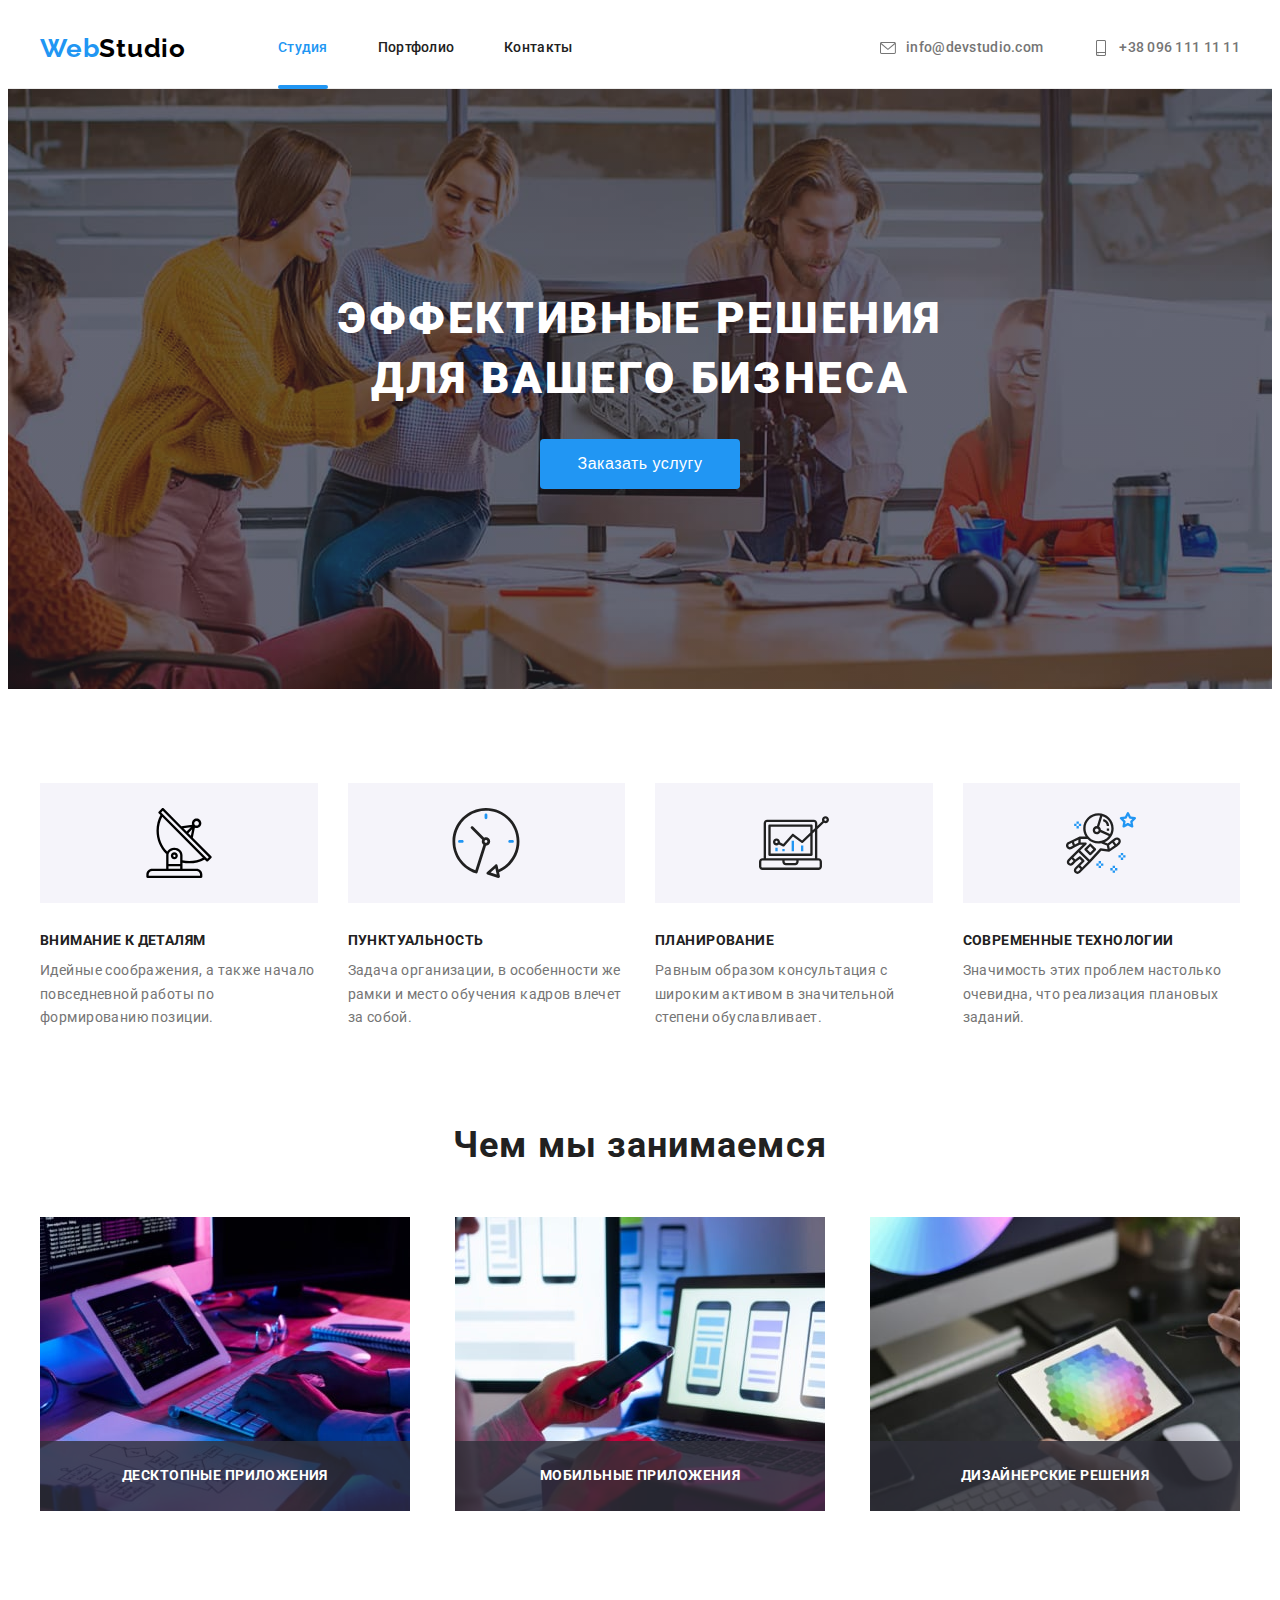
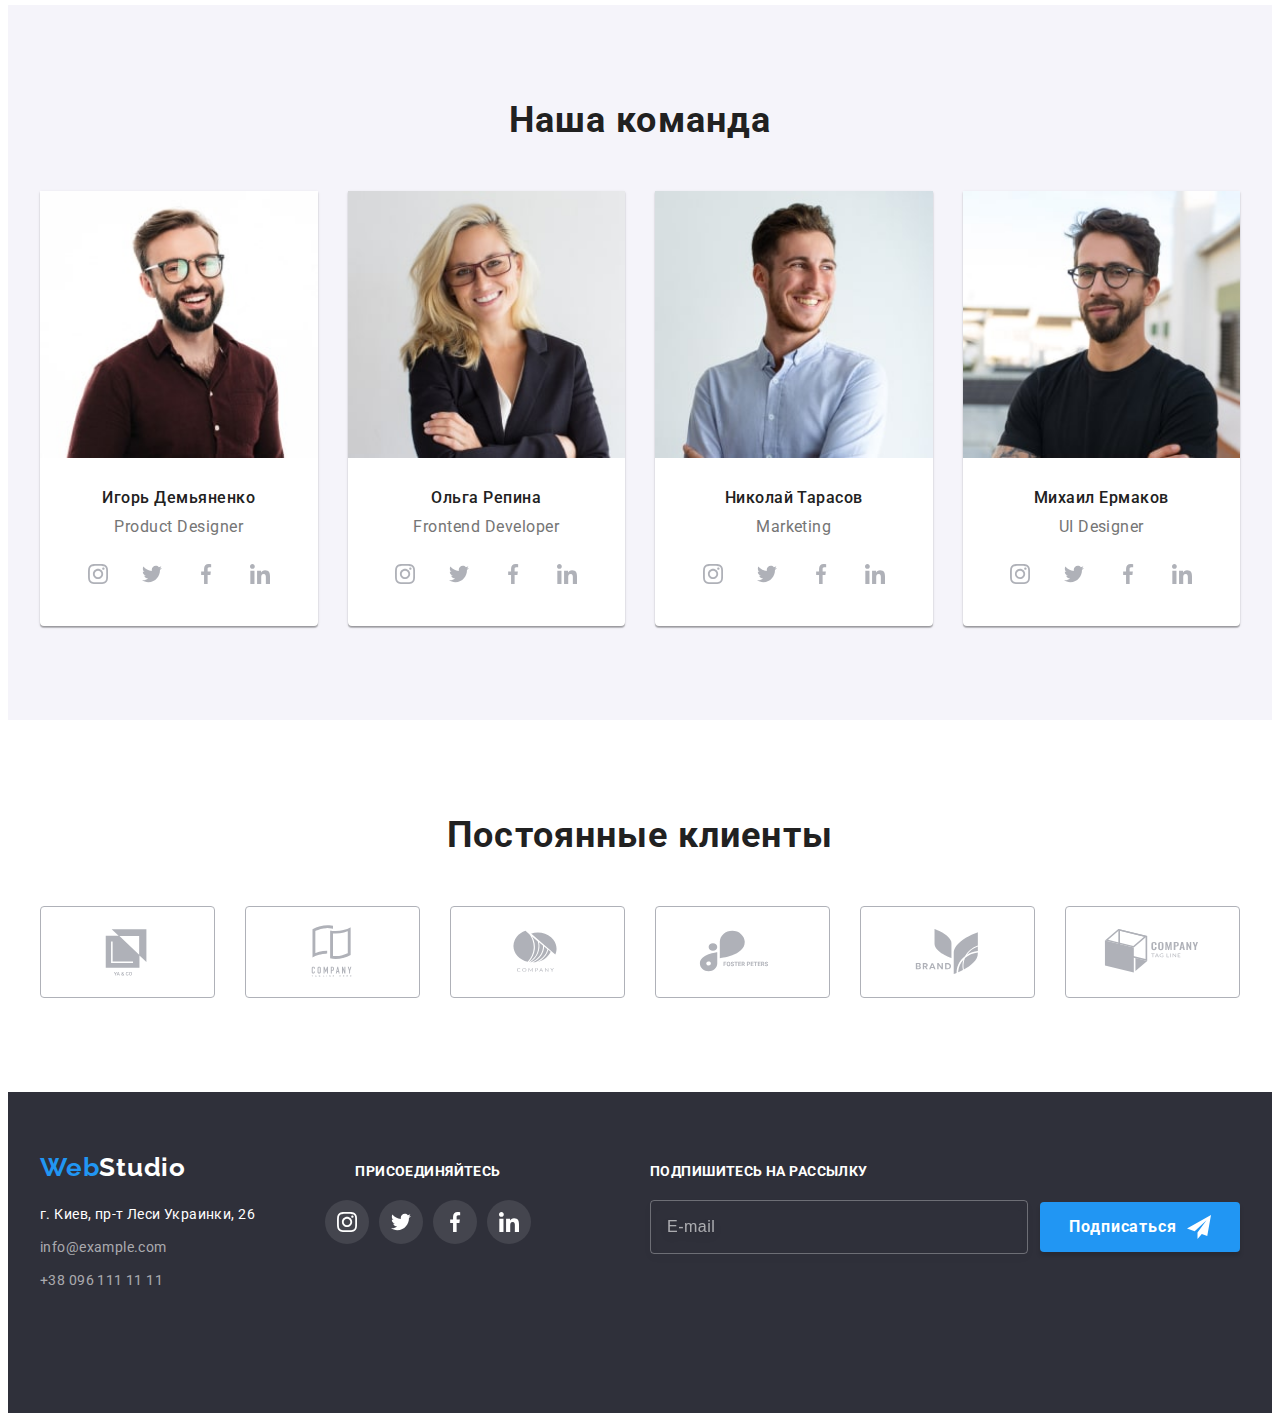
<file: index.html>
<!DOCTYPE html>
<html lang="en">

<head>
    <meta charset="UTF-8">
    <meta http-equiv="X-UA-Compatible" content="IE=edge">
    <meta name="viewport" content="width=device-width, initial-scale=1.0">
    <title>WebStudio</title>
    <link rel="preconnect" href="https://fonts.googleapis.com">
    <link rel="preconnect" href="https://fonts.gstatic.com" crossorigin>
    <link
        href="https://fonts.googleapis.com/css2?family=Raleway:wght@700&family=Roboto:wght@400;500;700;900&display=swap"
        rel="stylesheet">
    <link rel="stylesheet" href="https://cdnjs.cloudflare.com/ajax/libs/modern-normalize/1.1.0/modern-normalize.min.css"
        integrity="sha512-wpPYUAdjBVSE4KJnH1VR1HeZfpl1ub8YT/NKx4PuQ5NmX2tKuGu6U/JRp5y+Y8XG2tV+wKQpNHVUX03MfMFn9Q=="
        crossorigin="anonymous" referrerpolicy="no-referrer" />
    <!-- <link rel="stylesheet" href="./css/styles.css"> -->
    <link rel="stylesheet" href="./css/main.min.css">
</head>

<body>

    <!-------Header------ -->
    <header class="header">
        <div class="conteiner header__conteiner">
            <div class="header-mobile">
                <a href="./index.html" class="logo">Web<span class="logo__dark">Studio</span></a>
                <button type="button" class="header-mobile__open-btn">
                    <svg class="" width="40" height="40">
                        <use href="./images/icons.svg#icon-menu_40px"></use>
                    </svg>
                </button>
            </div>

            <div class="mob-menu is-hidden">
                <div class="mob-menu__box">
                    <button type="button" class="header-mobile__close-btn">
                        <svg class="" width="40" height="40">
                            <use class="" href="./images/icons.svg#icon-close-menu"></use>
                        </svg>
                    </button>
                    <ul class="mob-menu__list">
                        <li class="mob-menu__item">
                            <a href="./index.html" class="mob-menu__link navigation__link--active">Студия </a>
                        </li>
                        <li class="mob-menu__item">
                            <a href="./portfolio.html" class="mob-menu__link">Портфолио </a>
                        </li>
                        <li class="mob-menu__item">
                            <a href="#contacts" class="mob-menu__link">Контакты </a>
                        </li>
                    </ul>
                    <ul class="mob-menu__connect-list">
                        <li class="mob-menu__connect-item">
                            <a href="tel:+380961111111" class="mob-menu__connect-link">
                                +38 096 111 11 11
                            </a>
                        </li>
                        <li class="mob-menu__connect-item">
                            <a href="mailto:info@devstudio.com" class="mob-menu__connect-link--email">
                                info@devstudio.com
                            </a>
                        </li>
                    </ul>
                    <ul class="mob-menu__soc-list">
                        <li class="mob-menu__soc-item">
                            <a href="" class="mob-menu__soc-link">Instagram</a>
                        </li>
                        <li class="mob-menu__soc-item">
                            <a href="" class="mob-menu__soc-link">Twitter</a>
                        </li>
                        <li class="mob-menu__soc-item">
                            <a href="" class="mob-menu__soc-link">Facebook</a>
                        </li>
                        <li class="mob-menu__soc-item">
                            <a href="" class="mob-menu__soc-link">LinkedIn</a>
                        </li>
                    </ul>
                </div>
            </div>

            <nav class="main-nav">
                <a href="./index.html" class="logo">Web<span class="logo__dark">Studio</span></a>
                <ul class="navigation">
                    <li class="navigation__item"><a href="./index.html"
                            class="navigation__link navigation__link--active">Студия</a></li>
                    <li class="navigation__item"><a href="./portfolio.html" class="navigation__link">Портфолио</a></li>
                    <li class="navigation__item"><a href="#contacts" class="navigation__link">Контакты</a></li>
                </ul>
            </nav>

            <ul class="connection">
                <li class="connection__item"><a href="mailto:info@devstudio.com" class="connection__link"><svg
                            class="connection__icon">
                            <use href="./images/icons.svg#icon-envelope-hover-1">
                            </use>
                        </svg>info@devstudio.com</a></li>
                <li class="connection__item"><a href="tel:+380961111111" class="connection__link"><svg
                            class="connection__icon">
                            <use href="./images/icons.svg#icon-smartphone-1">
                            </use>
                        </svg>+38 096 111 11 11</a></li>
            </ul>
        </div>
    </header>

    <main>
        <!--Hero-->
        <section class="hero-content">
            <div class="conteiner">
                <h1 class="hero-content__title">эффективные решения <br /> для вашего бизнеса</h1>
                <button type="button" class="button button__blue" data-modal-open>Заказать услугу</button>
            </div>
        </section>

        <!--Features-->
        <section class="section">
            <div class="conteiner">
                <h2 class="visually-hidden">Особенности</h2>
                <ul class="features">
                    <li class="features__item">
                        <div class="features__box"><svg class="features__svg">
                                <use href="./images/icons.svg#icon-antenna" width="70" height="70"></use>
                            </svg></div>
                        <h3 class="features__title">Внимание к деталям</h3>
                        <p class="features__text">Идейные соображения, а также начало повседневной работы по
                            формированию позиции.</p>
                    </li>
                    <li class="features__item">
                        <div class="features__box"><svg class="features__svg">
                                <use href="./images/icons.svg#icon-clock" width="70" height="70"></use>
                            </svg></div>
                        <h3 class="features__title">Пунктуальность</h3>
                        <p class="features__text">Задача организации, в особенности же рамки и место обучения кадров
                            влечет за собой.</p>
                    </li>
                    <li class="features__item">
                        <div class="features__box"><svg class="features__svg">
                                <use href="./images/icons.svg#icon-diagram" width="70" height="70"></use>
                            </svg></div>
                        <h3 class="features__title">Планирование</h3>
                        <p class="features__text">Равным образом консультация с широким активом в значительной степени
                            обуславливает.</p>
                    </li>
                    <li class="features__item">
                        <div class="features__box"><svg class="features__svg">
                                <use href="./images/icons.svg#icon-astronaut" width="70" height="70"></use>
                            </svg></div>
                        <h3 class="features__title">Современные технологии</h3>
                        <p class="features__text">Значимость этих проблем настолько очевидна, что реализация плановых
                            заданий.</p>
                    </li>
                </ul>
            </div>
        </section>

        <!--What we doing-->
        <section class="section section--no-padding-top">
            <div class="conteiner conteiner--hidden-mob">
                <h2 class="section__title">Чем мы занимаемся</h2>
                <ul class="activities">
                    <li class="activities__item">
                        <picture>
                            <source srcset="./images/desktop/box_1@1x.jpg 1x, ./images/desktop/box_1@2x.jpg 2x"
                                media="(min-width: 1200px)" />
                            <img src="./images/box_1.jpg" alt="Разработка алгоритма" width="370">
                        </picture>

                        <h3 class="activities__card-text">Десктопные приложения</h3>
                    </li>
                    <li class="activities__item">
                        <picture>
                            <source srcset="./images/desktop/box_2@1x.jpg 1x, ./images/desktop/box_2@2x.jpg 2x"
                                media="(min-width: 1200px)" />
                            <img src="./images//box_2.jpg" alt="Разработка дизайна" width="370">
                        </picture>

                        <h3 class="activities__card-text">Мобильные приложения</h3>
                    </li>
                    <li class="activities__item">
                        <picture>
                            <source srcset="./images/desktop/box_3@1x.jpg 1x, ./images/desktop/box_3@2x.jpg 2x"
                                media="(min-width: 1200px)" />
                            <img src="./images//box_3.jpg" alt="Реализация дизайна" width="370">
                        </picture>

                        <h3 class="activities__card-text">Дизайнерские решения</h3>
                    </li>
                </ul>
            </div>
        </section>

        <!--Our team-->
        <section class="section section--other-background">
            <div class="conteiner">
                <h2 class="section__title">Наша команда</h2>
                <ul class="team">
                    <li class="team__item">
                        <picture>
                            <source
                                srcset="./images/desktop/team_card_1@1x.jpg 1x, ./images/desktop/team_card_1@2x.jpg 2x"
                                media="(min-width: 1200px)" />
                            <source
                                srcset="./images/tablet/team_card_1@1x.jpg 1x, ./images/tablet/team_card_1@2x.jpg 2x"
                                media="(min-width: 768px)" />
                            <source
                                srcset="./images/mobile/team_card_1@1x.jpg 1x, ./images/mobile/team_card_1@2x.jpg 2x"
                                media="(max-width: 767px)" />
                            <img src="./images/team_card_1.jpg" alt="Игорь Демьяненко" width="270">
                        </picture>
                        <div class="team__card">
                            <h3 class="team__title">Игорь Демьяненко</h3>
                            <p class="team__text">Product Designer</p>
                            <ul class="social">
                                <li class="social__item">
                                    <a href="" class="social__link">
                                        <svg class="social__icon" width="20" height="20">
                                            <use href="./images/icons.svg#icon-instagram"></use>
                                        </svg>
                                    </a>
                                </li>
                                <li class="social__item">
                                    <a href="" class="social__link">
                                        <svg class="social__icon" width="20" height="20">
                                            <use href="./images/icons.svg#icon-twitter"></use>
                                        </svg>
                                    </a>
                                </li>
                                <li class="social__item">
                                    <a href="" class="social__link">
                                        <svg class="social__icon" width="20" height="20">
                                            <use href="./images/icons.svg#icon-facebook"></use>
                                        </svg>
                                    </a>
                                </li>
                                <li class="social__item">
                                    <a href="" class="social__link">
                                        <svg class="social__icon" width="20" height="20">
                                            <use href="./images/icons.svg#icon-linkedin"></use>
                                        </svg>
                                    </a>
                                </li>
                            </ul>
                        </div>
                    </li>
                    <li class="team__item">
                        <picture>
                            <source
                                srcset="./images/desktop/team_card_2@1x.jpg 1x, ./images/desktop/team_card_2@2x.jpg 2x"
                                media="(min-width: 1200px)" />
                            <source
                                srcset="./images/tablet/team_card_2@1x.jpg 1x, ./images/tablet/team_card_2@2x.jpg 2x"
                                media="(min-width: 768px)" />
                            <source
                                srcset="./images/mobile/team_card_2@1x.jpg 1x, ./images/mobile/team_card_2@2x.jpg 2x"
                                media="(max-width: 767px)" />
                            <img src="./images/team_card_2.jpg" alt="Ольга Репина" width="270">
                        </picture>
                        <div class="team__card">
                            <h3 class="team__title">Ольга Репина</h3>
                            <p class="team__text">Frontend Developer</p>
                            <ul class="social">
                                <li class="social__item">
                                    <a href="" class="social__link">
                                        <svg class="social__icon" width="20" height="20">
                                            <use href="./images/icons.svg#icon-instagram"></use>
                                        </svg>
                                    </a>
                                </li>
                                <li class="social__item">
                                    <a href="" class="social__link">
                                        <svg class="social__icon" width="20" height="20">
                                            <use href="./images/icons.svg#icon-twitter"></use>
                                        </svg>
                                    </a>
                                </li>
                                <li class="social__item">
                                    <a href="" class="social__link">
                                        <svg class="social__icon" width="20" height="20">
                                            <use href="./images/icons.svg#icon-facebook"></use>
                                        </svg>
                                    </a>
                                </li>
                                <li class="social__item">
                                    <a href="" class="social__link">
                                        <svg class="social__icon" width="20" height="20">
                                            <use href="./images/icons.svg#icon-linkedin"></use>
                                        </svg>
                                    </a>
                                </li>
                            </ul>
                        </div>
                    </li>
                    <li class="team__item">
                        <picture>
                            <source
                                srcset="./images/desktop/team_card_3@1x.jpg 1x, ./images/desktop/team_card_3@2x.jpg 2x"
                                media="(min-width: 1200px)" />
                            <source
                                srcset="./images/tablet/team_card_3@1x.jpg 1x, ./images/tablet/team_card_3@2x.jpg 2x"
                                media="(min-width: 768px)" />
                            <source
                                srcset="./images/mobile/team_card_3@1x.jpg 1x, ./images/mobile/team_card_3@2x.jpg 2x"
                                media="(max-width: 767px)" />
                            <img src="./images/team_card_3.jpg" alt="Николай Тарасов" width="270">
                        </picture>
                        <div class="team__card">
                            <h3 class="team__title">Николай Тарасов</h3>
                            <p class="team__text">Marketing</p>
                            <ul class="social">
                                <li class="social__item">
                                    <a href="" class="social__link">
                                        <svg class="social__icon" width="20" height="20">
                                            <use href="./images/icons.svg#icon-instagram"></use>
                                        </svg>
                                    </a>
                                </li>
                                <li class="social__item">
                                    <a href="" class="social__link">
                                        <svg class="social__icon" width="20" height="20">
                                            <use href="./images/icons.svg#icon-twitter"></use>
                                        </svg>
                                    </a>
                                </li>
                                <li class="social__item">
                                    <a href="" class="social__link">
                                        <svg class="social__icon" width="20" height="20">
                                            <use href="./images/icons.svg#icon-facebook"></use>
                                        </svg>
                                    </a>
                                </li>
                                <li class="social__item">
                                    <a href="" class="social__link">
                                        <svg class="social__icon" width="20" height="20">
                                            <use href="./images/icons.svg#icon-linkedin"></use>
                                        </svg>
                                    </a>
                                </li>
                            </ul>
                        </div>
                    </li>
                    <li class="team__item">
                        <picture>
                            <source
                                srcset="./images/desktop/team_card_4@1x.jpg 1x, ./images/desktop/team_card_4@2x.jpg 2x"
                                media="(min-width: 1200px)" />
                            <source
                                srcset="./images/tablet/team_card_4@1x.jpg 1x, ./images/tablet/team_card_4@2x.jpg 2x"
                                media="(min-width: 768px)" />
                            <source
                                srcset="./images/mobile/team_card_4@1x.jpg 1x, ./images/mobile/team_card_4@2x.jpg 2x"
                                media="(max-width: 767px)" />
                            <img src="./images/team_card_4.jpg" alt="Михаил Ермаков" width="270">
                        </picture>
                        <div class="team__card">
                            <h3 class="team__title">Михаил Ермаков</h3>
                            <p class="team__text">UI Designer</p>
                            <ul class="social">
                                <li class="social__item">
                                    <a href="" class="social__link">
                                        <svg class="social__icon" width="20" height="20">
                                            <use href="./images/icons.svg#icon-instagram"></use>
                                        </svg>
                                    </a>
                                </li>
                                <li class="social__item">
                                    <a href="" class="social__link">
                                        <svg class="social__icon" width="20" height="20">
                                            <use href="./images/icons.svg#icon-twitter"></use>
                                        </svg>
                                    </a>
                                </li>
                                <li class="social__item">
                                    <a href="" class="social__link">
                                        <svg class="social__icon" width="20" height="20">
                                            <use href="./images/icons.svg#icon-facebook"></use>
                                        </svg>
                                    </a>
                                </li>
                                <li class="social__item">
                                    <a href="" class="social__link">
                                        <svg class="social__icon" width="20" height="20">
                                            <use href="./images/icons.svg#icon-linkedin"></use>
                                        </svg>
                                    </a>
                                </li>
                            </ul>
                        </div>
                    </li>
                </ul>
            </div>
        </section>

        <!--Client-->
        <section class="section">
            <div class="conteiner">
                <h2 class="section__title">Постоянные клиенты</h2>
                <ul class="client-list">
                    <li class="client-list__item">
                        <a href="" class="client-list__link"><svg class="client-list__icon" width="106" height="60">
                                <use href="./images/icons.svg#icon-Logo"></use>
                            </svg></a>
                    </li>
                    <li class="client-list__item">
                        <a href="" class="client-list__link"><svg class="client-list__icon" width="106" height="60">
                                <use href="./images/icons.svg#icon-Logo2"></use>
                            </svg></a>
                    </li>
                    <li class="client-list__item">
                        <a href="" class="client-list__link"><svg class="client-list__icon" width="106" height="60">
                                <use href="./images/icons.svg#icon-Logo3"></use>
                            </svg></a>
                    </li>
                    <li class="client-list__item">
                        <a href="" class="client-list__link"><svg class="client-list__icon" width="106" height="60">
                                <use href="./images/icons.svg#icon-Logo4"></use>
                            </svg></a>
                    </li>
                    <li class="client-list__item">
                        <a href="" class="client-list__link"><svg class="client-list__icon" width="106" height="60">
                                <use href="./images/icons.svg#icon-Logo5"></use>
                            </svg></a>
                    </li>
                    <li class="client-list__item">
                        <a href="" class="client-list__link"><svg class="client-list__icon" width="106" height="60">
                                <use href="./images/icons.svg#icon-Logo6"></use>
                            </svg></a>
                    </li>
                </ul>
            </div>
        </section>

    </main>


    <!--Address-->

    <footer class="footer-content" id="contacts">
        <div class="conteiner footer-cont">
            <div class="footer-tablet">
                <div class="footer-address">
                    <a href="./index.html" class="logo">Web<span class="logo__light">Studio</span></a>
                    <address class="address">
                        <ul class="address__list">
                            <li class="address__item"><a href="https://goo.gl/maps/u7s4JfAXsdi9T45p8"
                                    class="address__map" target="_blank" rel="noopener, noindex, nofollow">г. Киев, пр-т
                                    Леси Украинки, 26</a></li>
                            <li class="address__item"><a href="mailto:info@example.com"
                                    class="address__link">info@example.com </a>
                            </li>
                            <li class="address__item"><a href="tel:+380961111111" class="address__link">+38 096 111 11
                                    11</a></li>
                        </ul>
                    </address>
                </div>
                <div class="footer-social">
                    <h2 class="footer-social__title">присоединяйтесь</h2>
                    <ul class="footer-social__list">
                        <li class="footer-social__item">
                            <a href="" class="footer-social__link">
                                <svg class="footer-social__icon" width="20" height="20">
                                    <use href="./images/icons.svg#icon-instagram"></use>
                                </svg>
                            </a>
                        </li>
                        <li class="footer-social__item">
                            <a href="" class="footer-social__link">
                                <svg class="footer-social__icon" width="20" height="20">
                                    <use href="./images/icons.svg#icon-twitter"></use>
                                </svg>
                            </a>
                        </li>
                        <li class="footer-social__item">
                            <a href="" class="footer-social__link">
                                <svg class="footer-social__icon" width="20" height="20">
                                    <use href="./images/icons.svg#icon-facebook"></use>
                                </svg>
                            </a>
                        </li>
                        <li class="footer-social__item">
                            <a href="" class="footer-social__link">
                                <svg class="footer-social__icon" width="20" height="20">
                                    <use href="./images/icons.svg#icon-linkedin"></use>
                                </svg>
                            </a>
                        </li>
                    </ul>
                </div>
            </div>
            <form class="subscribe-form">
                <label class="subscribe-form__title" for="subscribe-mail">Подпишитесь на рассылку</label>
                <div class="subscribe-form__container">
                    <input type="email" placeholder="E-mail" name="subscribe-mail" id="subscribe-mail"
                        class="subscribe-form__mail" />
                    <button type="submit" class="subscribe-button">
                        Подписаться
                        <svg class="subscribe-button__icon" width="24" height="24">
                            <use href="./images/icons.svg#icon-icon-send"></use>
                        </svg>
                    </button>
                </div>
            </form>
        </div>
    </footer>
    <!-- Modal window -->

    <div class="backdrop is-hidden" data-modal>
        <div class="modal">
            <button type="button" class="modal-button" data-modal-close>
                <svg class="modal-icon" width="18" height="18">
                    <use href="./images/icons.svg#icon-close-black"></use>
                </svg>
            </button>
            <form class="form">
                <h3 class="modal-title">Оставьте свои данные, мы вам перезвоним</h3>
                <label for="username" class="form-label">Имя</label>
                <div class="form-field">
                    <input type="text" name="username" id="username" class="form-input" />
                    <svg class="form-icon" width="18" height="18">
                        <use href="./images/icons.svg#icon-person"></use>
                    </svg>
                </div>

                <label for="tel" class="form-label">Телефон</label>
                <div class="form-field">
                    <input type="tel" name="tel" id="tel" class="form-input" />
                    <svg class="form-icon" width="18" height="18">
                        <use href="./images/icons.svg#icon-phone"></use>
                    </svg>
                </div>

                <label for="mail" class="form-label">Почта</label>
                <div class="form-field">
                    <input type="email" name="mail" id="mail" class="form-input" />
                    <svg class="form-icon" width="18" height="18">
                        <use href="./images/icons.svg#icon-email"></use>
                    </svg>
                </div>
                <div class="form-field comment">
                    <label for="comment" class="form-comment">Комментарий</label>
                    <textarea name="comment" id="comment" rows="10" placeholder="Введите текст"
                        class="modal-text"></textarea>
                </div>
                <div class="form-check">
                    <input type="checkbox" name="policy" id="input-check" value="policy"
                        class="check-input visually-hidden" />
                    <label for="input-check" class="check-text">
                        <span class="box-icon"><svg class="check-icon" width="11" height="8">
                                <use href="./images/icons.svg#icon-check"></use>
                            </svg></span>
                        Соглашаюсь с рассылкой и принимаю
                        <a href="" class="policy-link">Условия договора</a></label>
                </div>
                <button type="submit" class="submit-button">Отправить</button>
            </form>
        </div>
    </div>
    <script src="./js/modal.js"></script>
    <script src="./js/menu.js"></script>
</body>

</html>
</file>
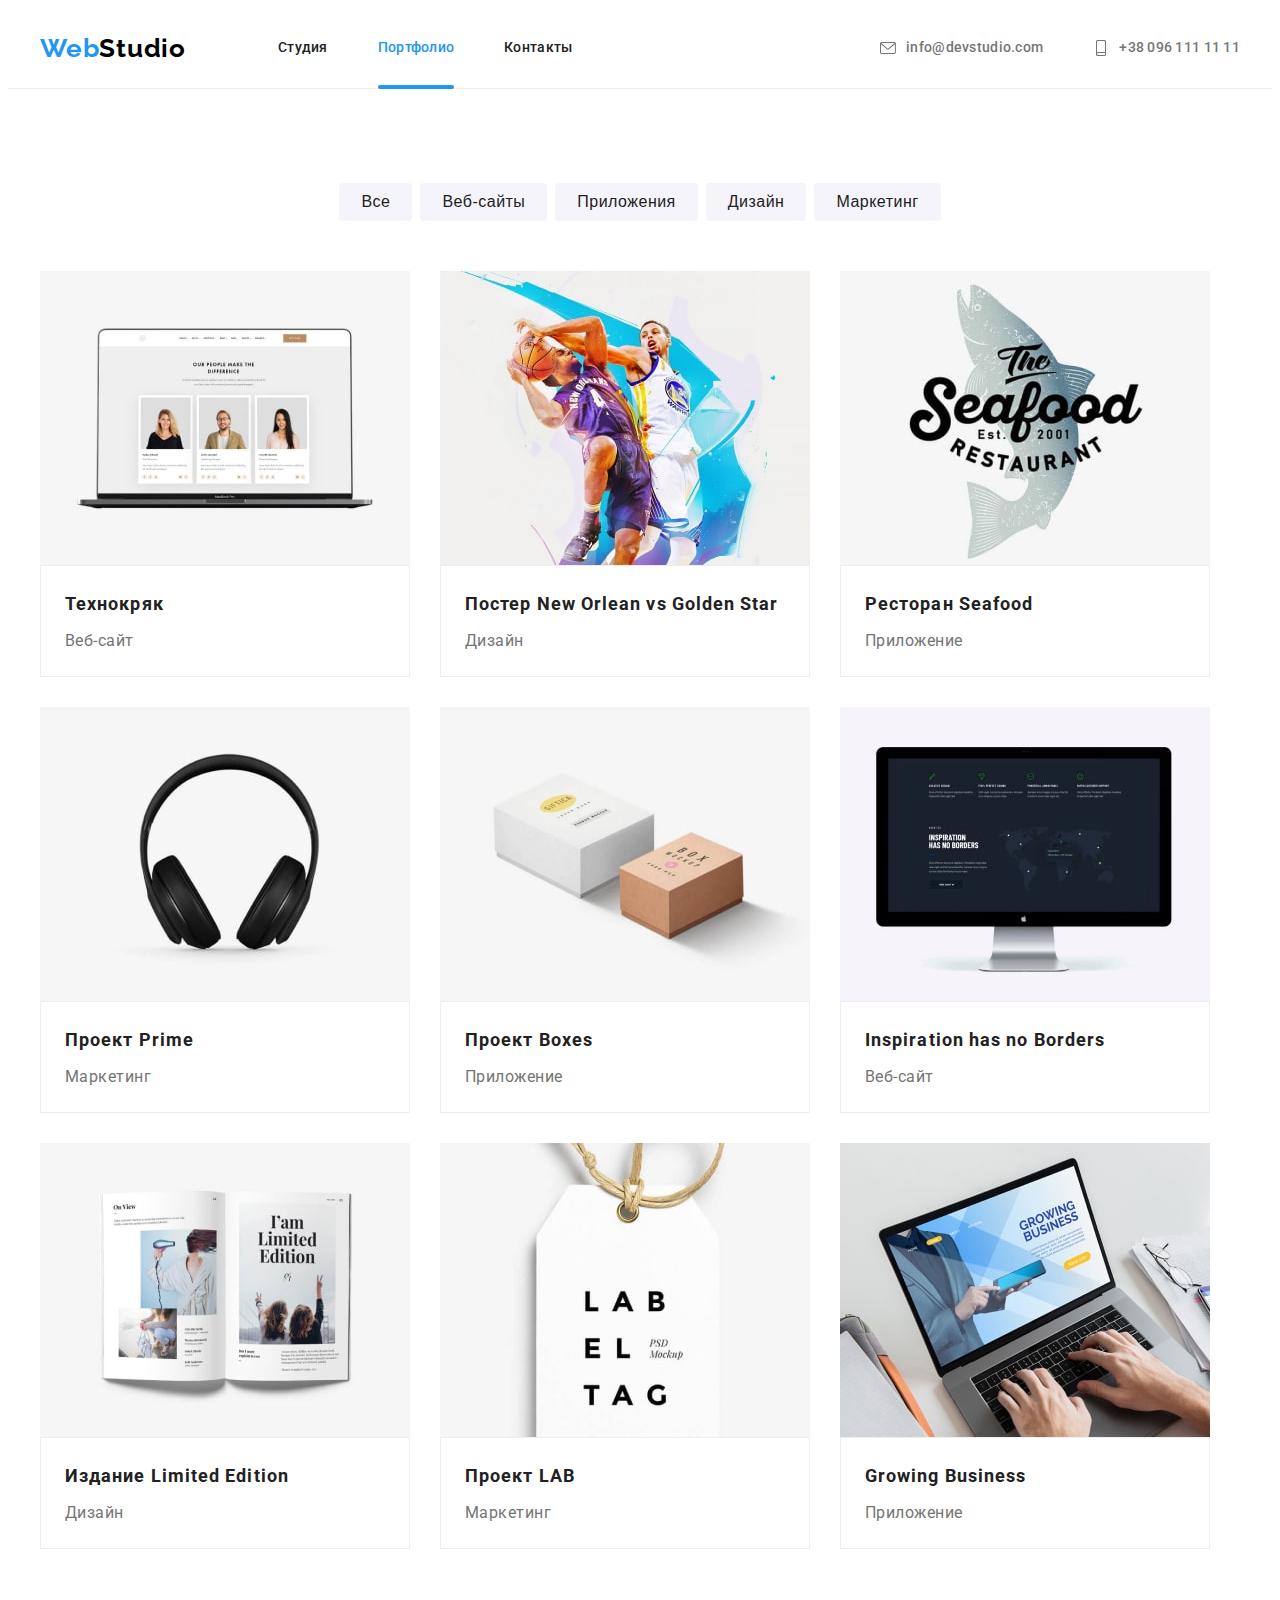
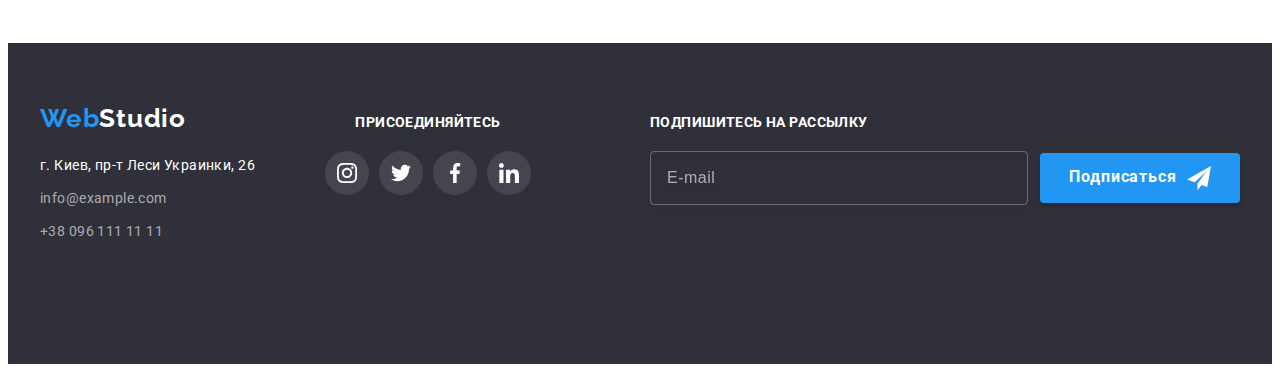
<file: portfolio.html>
<!DOCTYPE html>
<html lang="en">

<head>
    <meta charset="UTF-8" />
    <meta http-equiv="X-UA-Compatible" content="IE=edge" />
    <meta name="viewport" content="width=device-width, initial-scale=1.0" />
    <title>Portfolio</title>
    <link rel="preconnect" href="https://fonts.googleapis.com" />
    <link rel="preconnect" href="https://fonts.gstatic.com" crossorigin />
    <link
        href="https://fonts.googleapis.com/css2?family=Raleway:wght@700&family=Roboto:wght@400;500;700;900&display=swap"
        rel="stylesheet" />
    <link rel="stylesheet" href="https://cdnjs.cloudflare.com/ajax/libs/modern-normalize/1.1.0/modern-normalize.min.css"
        integrity="sha512-wpPYUAdjBVSE4KJnH1VR1HeZfpl1ub8YT/NKx4PuQ5NmX2tKuGu6U/JRp5y+Y8XG2tV+wKQpNHVUX03MfMFn9Q=="
        crossorigin="anonymous" referrerpolicy="no-referrer" />
    <!-- <link rel="stylesheet" href="./css/styles.css"> -->
    <link rel="stylesheet" href="./css/main.min.css" />
</head>

<body>
    <header class="header">
        <div class="conteiner header__conteiner">
            <div class="header-mobile">
                <a href="./index.html" class="logo">Web<span class="logo__dark">Studio</span></a>
                <button type="button" class="header-mobile__open-btn">
                    <svg class="" width="40" height="40">
                        <use href="./images/icons.svg#icon-menu_40px"></use>
                    </svg>
                </button>
            </div>

            <div class="mob-menu is-hidden">
                <div class="mob-menu__box">
                    <button type="button" class="header-mobile__close-btn">
                        <svg class="" width="40" height="40">
                            <use class="" href="./images/icons.svg#icon-close-menu"></use>
                        </svg>
                    </button>
                    <ul class="mob-menu__list">
                        <li class="mob-menu__item">
                            <a href="./index.html" class="mob-menu__link">Студия </a>
                        </li>
                        <li class="mob-menu__item">
                            <a href="./portfolio.html" class="mob-menu__link navigation__link--active">Портфолио
                            </a>
                        </li>
                        <li class="mob-menu__item">
                            <a href="#contacts" class="mob-menu__link">Контакты </a>
                        </li>
                    </ul>
                    <ul class="mob-menu__connect-list">
                        <li class="mob-menu__connect-item">
                            <a href="tel:+380961111111" class="mob-menu__connect-link"> +38 096 111 11 11 </a>
                        </li>
                        <li class="mob-menu__connect-item">
                            <a href="mailto:info@devstudio.com" class="mob-menu__connect-link--email">
                                info@devstudio.com
                            </a>
                        </li>
                    </ul>
                    <ul class="mob-menu__soc-list">
                        <li class="mob-menu__soc-item">
                            <a href="" class="mob-menu__soc-link">Instagram</a>
                        </li>
                        <li class="mob-menu__soc-item">
                            <a href="" class="mob-menu__soc-link">Twitter</a>
                        </li>
                        <li class="mob-menu__soc-item">
                            <a href="" class="mob-menu__soc-link">Facebook</a>
                        </li>
                        <li class="mob-menu__soc-item">
                            <a href="" class="mob-menu__soc-link">LinkedIn</a>
                        </li>
                    </ul>
                </div>
            </div>

            <nav class="main-nav">
                <a href="./index.html" class="logo">Web<span class="logo__dark">Studio</span></a>
                <ul class="navigation">
                    <li class="navigation__item">
                        <a href="./index.html" class="navigation__link">Студия</a>
                    </li>
                    <li class="navigation__item">
                        <a href="./portfolio.html" class="navigation__link navigation__link--active">Портфолио</a>
                    </li>
                    <li class="navigation__item"><a href="#contacts" class="navigation__link">Контакты</a></li>
                </ul>
            </nav>

            <ul class="connection">
                <li class="connection__item">
                    <a href="mailto:info@devstudio.com" class="connection__link"><svg class="connection__icon">
                            <use href="./images/icons.svg#icon-envelope-hover-1"></use>
                        </svg>info@devstudio.com</a>
                </li>
                <li class="connection__item">
                    <a href="tel:+380961111111" class="connection__link"><svg class="connection__icon">
                            <use href="./images/icons.svg#icon-smartphone-1"></use>
                        </svg>+38 096 111 11 11</a>
                </li>
            </ul>
        </div>
    </header>
    <main>
        <!--Filters-->
        <section class="section">
            <div class="conteiner">
                <h1 class="visually-hidden">Виды наших работ</h1>
                <ul class="filters-list">
                    <li class="filters-list-item">
                        <button class="button filter-btn" data-filter="all" type="button">Все</button>
                    </li>
                    <li class="filters-list-item">
                        <button class="button filter-btn" data-filter="websites" type="button">
                            Веб-сайты
                        </button>
                    </li>
                    <li class="filters-list-item">
                        <button class="button filter-btn" data-filter="applications" type="button">
                            Приложения
                        </button>
                    </li>
                    <li class="filters-list-item">
                        <button class="button filter-btn" data-filter="design" type="button">Дизайн</button>
                    </li>
                    <li class="filters-list-item">
                        <button class="button filter-btn" data-filter="marketing" type="button">
                            Маркетинг
                        </button>
                    </li>
                </ul>

                <ul class="card-list">
                    <li class="card-list__item" data-category="websites">
                        <a href="" class="card-list__link">
                            <div class="card-list__overlay">
                                <picture>
                                    <source srcset="
                        ./images/desktop/project1@1x.jpg 1x,
                        ./images/desktop/project1@2x.jpg 2x
                      " media="(min-width: 1200px)" />
                                    <source srcset="
                        ./images/tablet/project1@1x.jpg 1x,
                        ./images/tablet/project1@2x.jpg 2x
                      " media="(min-width: 768px)" />
                                    <source srcset="
                        ./images/mobile/project1@1x.jpg 1x,
                        ./images/mobile/project1@2x.jpg 2x
                      " media="(max-width: 767px)" />
                                    <img src="./images/project1.jpg" alt="проэкт Технокряк" width="370" />
                                </picture>
                                <p class="card-box__text-overlay">
                                    Ресурс предлагает комплексные предложения с разным уровнем функционала и
                                    сервисов. Все это позволит посетителю получить исчерпывающие сведения о компании
                                    или частном лице.
                                </p>
                            </div>
                            <div class="card-box">
                                <h2 class="card-box__title">Технокряк</h2>
                                <p class="card-box__text">Веб-сайт</p>
                            </div>
                        </a>
                    </li>
                    <li class="card-list__item" data-category="design">
                        <a href="" class="card-list__link">
                            <div class="card-list__overlay">
                                <picture>
                                    <source
                                        srcset="./images/desktop/project2@1x.jpg 1x, ./images/desktop/project2@2x.jpg 2x"
                                        media="(min-width: 1200px)" />
                                    <source
                                        srcset="./images/tablet/project2@1x.jpg 1x, ./images/tablet/project2@2x.jpg 2x"
                                        media="(min-width: 768px)" />
                                    <source
                                        srcset="./images/mobile/project2@1x.jpg 1x, ./images/mobile/project2@2x.jpg 2x"
                                        media="(max-width: 767px)" />
                                    <img src="./images/project2.jpg" alt="Постер New Orlean vs Golden Star" width="370">
                                </picture>

                                <p class="card-box__text-overlay">
                                    Ресурс предлагает комплексные предложения с разным уровнем
                                    функционала и сервисов. Все это позволит посетителю получить
                                    исчерпывающие сведения о компании или частном лице.
                                </p>
                            </div>
                            <div class="card-box">
                                <h2 class="card-box__title">Постер New Orlean vs Golden Star</h2>
                                <p class="card-box__text">Дизайн</p>
                            </div>
                        </a>
                    </li>
                    <li class="card-list__item" data-category="applications">
                        <a href="" class="card-list__link">
                            <div class="card-list__overlay">
                                <picture>
                                    <source
                                        srcset="./images/desktop/project3@1x.jpg 1x, ./images/desktop/project3@2x.jpg 2x"
                                        media="(min-width: 1200px)" />
                                    <source
                                        srcset="./images/tablet/project3@1x.jpg 1x, ./images/tablet/project3@2x.jpg 2x"
                                        media="(min-width: 768px)" />
                                    <source
                                        srcset="./images/mobile/project3@1x.jpg 1x, ./images/mobile/project3@2x.jpg 2x"
                                        media="(max-width: 767px)" />
                                    <img src="./images/project3.jpg" alt="Ресторан Seafood" width="370">
                                </picture>

                                <p class="card-box__text-overlay">
                                    Ресурс предлагает комплексные предложения с разным уровнем
                                    функционала и сервисов. Все это позволит посетителю получить
                                    исчерпывающие сведения о компании или частном лице.
                                </p>
                            </div>
                            <div class="card-box">
                                <h2 class="card-box__title">Ресторан Seafood</h2>
                                <p class="card-box__text">Приложение</p>
                            </div>
                        </a>
                    </li>
                    <li class="card-list__item" data-category="marketing">
                        <a href="" class="card-list__link">
                            <div class="card-list__overlay">
                                <picture>
                                    <source
                                        srcset="./images/desktop/project4@1x.jpg 1x, ./images/desktop/project4@2x.jpg 2x"
                                        media="(min-width: 1200px)" />
                                    <source
                                        srcset="./images/tablet/project4@1x.jpg 1x, ./images/tablet/project4@2x.jpg 2x"
                                        media="(min-width: 768px)" />
                                    <source
                                        srcset="./images/mobile/project4@1x.jpg 1x, ./images/mobile/project4@2x.jpg 2x"
                                        media="(max-width: 767px)" />
                                    <img src="./images/project4.jpg" alt="Проект Prime" width="370">
                                </picture>

                                <p class="card-box__text-overlay">
                                    Ресурс предлагает комплексные предложения с разным уровнем
                                    функционала и сервисов. Все это позволит посетителю получить
                                    исчерпывающие сведения о компании или частном лице.
                                </p>
                            </div>
                            <div class="card-box">
                                <h2 class="card-box__title">Проект Prime</h2>
                                <p class="card-box__text">Маркетинг</p>
                            </div>
                        </a>
                    </li>
                    <li class="card-list__item" data-category="applications">
                        <a href="" class="card-list__link">
                            <div class="card-list__overlay">
                                <picture>
                                    <source
                                        srcset="./images/desktop/project5@1x.jpg 1x, ./images/desktop/project5@2x.jpg 2x"
                                        media="(min-width: 1200px)" />
                                    <source
                                        srcset="./images/tablet/project5@1x.jpg 1x, ./images/tablet/project5@2x.jpg 2x"
                                        media="(min-width: 768px)" />
                                    <source
                                        srcset="./images/mobile/project5@1x.jpg 1x, ./images/mobile/project5@2x.jpg 2x"
                                        media="(max-width: 767px)" />
                                    <img src="./images/project5.jpg" alt="Проект Boxes" width="370">
                                </picture>

                                <p class="card-box__text-overlay">
                                    Ресурс предлагает комплексные предложения с разным уровнем
                                    функционала и сервисов. Все это позволит посетителю получить
                                    исчерпывающие сведения о компании или частном лице.
                                </p>
                            </div>
                            <div class="card-box">
                                <h2 class="card-box__title">Проект Boxes</h2>
                                <p class="card-box__text">Приложение</p>
                            </div>
                        </a>
                    </li>
                    <li class="card-list__item" data-category="websites">
                        <a href="" class="card-list__link">
                            <div class="card-list__overlay">
                                <picture>
                                    <source
                                        srcset="./images/desktop/project6@1x.jpg 1x, ./images/desktop/project6@2x.jpg 2x"
                                        media="(min-width: 1200px)" />
                                    <source
                                        srcset="./images/tablet/project6@1x.jpg 1x, ./images/tablet/project6@2x.jpg 2x"
                                        media="(min-width: 768px)" />
                                    <source
                                        srcset="./images/mobile/project6@1x.jpg 1x, ./images/mobile/project6@2x.jpg 2x"
                                        media="(max-width: 767px)" />
                                    <img src="./images/project6.jpg" alt="Inspiration has no Borders" width="370">
                                </picture>

                                <p class="card-box__text-overlay">
                                    Ресурс предлагает комплексные предложения с разным уровнем
                                    функционала и сервисов. Все это позволит посетителю получить
                                    исчерпывающие сведения о компании или частном лице.
                                </p>
                            </div>
                            <div class="card-box">
                                <h2 class="card-box__title">Inspiration has no Borders</h2>
                                <p class="card-box__text">Веб-сайт</p>
                            </div>
                        </a>
                    </li>
                    <li class="card-list__item" data-category="design">
                        <a href="" class="card-list__link">
                            <div class="card-list__overlay">
                                <picture>
                                    <source
                                        srcset="./images/desktop/project7@1x.jpg 1x, ./images/desktop/project7@2x.jpg 2x"
                                        media="(min-width: 1200px)" />
                                    <source
                                        srcset="./images/tablet/project7@1x.jpg 1x, ./images/tablet/project7@2x.jpg 2x"
                                        media="(min-width: 768px)" />
                                    <source
                                        srcset="./images/mobile/project7@1x.jpg 1x, ./images/mobile/project7@2x.jpg 2x"
                                        media="(max-width: 767px)" />
                                    <img src="./images/project7.jpg" alt="Издание Limited Edition" width="370">
                                </picture>

                                <p class="card-box__text-overlay">
                                    Ресурс предлагает комплексные предложения с разным уровнем
                                    функционала и сервисов. Все это позволит посетителю получить
                                    исчерпывающие сведения о компании или частном лице.
                                </p>
                            </div>
                            <div class="card-box">
                                <h2 class="card-box__title">Издание Limited Edition</h2>
                                <p class="card-box__text">Дизайн</p>
                            </div>
                        </a>
                    </li>
                    <li class="card-list__item" data-category="marketing">
                        <a href="" class="card-list__link">
                            <div class="card-list__overlay">
                                <picture>
                                    <source
                                        srcset="./images/desktop/project8@1x.jpg 1x, ./images/desktop/project8@2x.jpg 2x"
                                        media="(min-width: 1200px)" />
                                    <source
                                        srcset="./images/tablet/project8@1x.jpg 1x, ./images/tablet/project8@2x.jpg 2x"
                                        media="(min-width: 768px)" />
                                    <source
                                        srcset="./images/mobile/project8@1x.jpg 1x, ./images/mobile/project8@2x.jpg 2x"
                                        media="(max-width: 767px)" />
                                    <img src="./images/project8.jpg" alt="Проект LAB" width="370">
                                </picture>

                                <p class="card-box__text-overlay">
                                    Ресурс предлагает комплексные предложения с разным уровнем
                                    функционала и сервисов. Все это позволит посетителю получить
                                    исчерпывающие сведения о компании или частном лице.
                                </p>
                            </div>
                            <div class="card-box">
                                <h2 class="card-box__title">Проект LAB</h2>
                                <p class="card-box__text">Маркетинг</p>
                            </div>
                        </a>
                    </li>
                    <li class="card-list__item" data-category="applications">
                        <a href="" class="card-list__link">
                            <div class="card-list__overlay">
                                <picture>
                                    <source
                                        srcset="./images/desktop/project9@1x.jpg 1x, ./images/desktop/project9@2x.jpg 2x"
                                        media="(min-width: 1200px)" />
                                    <source
                                        srcset="./images/tablet/project9@1x.jpg 1x, ./images/tablet/project9@2x.jpg 2x"
                                        media="(min-width: 768px)" />
                                    <source
                                        srcset="./images/mobile/project9@1x.jpg 1x, ./images/mobile/project9@2x.jpg 2x"
                                        media="(max-width: 767px)" />
                                    <img src="./images/project9.jpg" alt="Growing Business" width="370">
                                </picture>

                                <p class="card-box__text-overlay">
                                    Ресурс предлагает комплексные предложения с разным уровнем
                                    функционала и сервисов. Все это позволит посетителю получить
                                    исчерпывающие сведения о компании или частном лице.
                                </p>
                            </div>
                            <div class="card-box">
                                <h2 class="card-box__title">Growing Business</h2>
                                <p class="card-box__text">Приложение</p>
                            </div>
                        </a>
                    </li>
                </ul>
            </div>
        </section>
    </main>
    <footer class="footer-content" id="contacts">
        <div class="conteiner footer-cont">
            <div class="footer-tablet">
                <div class="footer-address">
                    <a href="./index.html" class="logo">Web<span class="logo__light">Studio</span></a>
                    <address class="address">
                        <ul class="address__list">
                            <li class="address__item"><a href="https://goo.gl/maps/u7s4JfAXsdi9T45p8"
                                    class="address__map" target="_blank" rel="noopener, noindex, nofollow">г. Киев, пр-т
                                    Леси Украинки, 26</a>
                            </li>
                            <li class="address__item"><a href="mailto:info@example.com"
                                    class="address__link">info@example.com </a>
                            </li>
                            <li class="address__item"><a href="tel:+380961111111" class="address__link">+38 096 111 11
                                    11</a></li>
                        </ul>
                    </address>
                </div>
                <div class="footer-social">
                    <h2 class="footer-social__title">присоединяйтесь</h2>
                    <ul class="footer-social__list">
                        <li class="footer-social__item">
                            <a href="" class="footer-social__link">
                                <svg class="footer-social__icon" width="20" height="20">
                                    <use href="./images/icons.svg#icon-instagram"></use>
                                </svg>
                            </a>
                        </li>
                        <li class="footer-social__item">
                            <a href="" class="footer-social__link">
                                <svg class="footer-social__icon" width="20" height="20">
                                    <use href="./images/icons.svg#icon-twitter"></use>
                                </svg>
                            </a>
                        </li>
                        <li class="footer-social__item">
                            <a href="" class="footer-social__link">
                                <svg class="footer-social__icon" width="20" height="20">
                                    <use href="./images/icons.svg#icon-facebook"></use>
                                </svg>
                            </a>
                        </li>
                        <li class="footer-social__item">
                            <a href="" class="footer-social__link">
                                <svg class="footer-social__icon" width="20" height="20">
                                    <use href="./images/icons.svg#icon-linkedin"></use>
                                </svg>
                            </a>
                        </li>
                    </ul>
                </div>
            </div>
            <form class="subscribe-form">
                <label class="subscribe-form__title" for="subscribe-mail">Подпишитесь на рассылку</label>
                <div class="subscribe-form__container">
                    <input type="email" placeholder="E-mail" name="subscribe-mail" id="subscribe-mail"
                        class="subscribe-form__mail" />
                    <button type="submit" class="subscribe-button">
                        Подписаться
                        <svg class="subscribe-button__icon" width="24" height="24">
                            <use href="./images/icons.svg#icon-icon-send"></use>
                        </svg>
                    </button>
                </div>
            </form>
        </div>
    </footer>
    <script src="./js/menu.js"></script>
</body>

</html>
</file>
<file: css/styles.css>
:root {
    --header-color: #ffffff;
    --main-title-color: #212121;
    --main-text-color: #757575;
    --accent-color: #2196F3;
    --background-color : #2F303A;
    --header-link : #212121;
    --timing-duration : 250ms cubic-bezier(0.4, 0, 0.2, 1) ;
}


p,
h1,
h2,
h3,
h4,
h5,
h6 {
    margin: 0px;
}

ul {
    list-style: none;
    padding-left: 0px;
    margin: 0px;
}

img {
    display: block;
}

.link {
    text-decoration: none;
}

body {
    font-family: 'Roboto', sans-serif;
    color: var(--main-title-color);
}

.conteiner {
    width: 1200px;
    padding-right: 15px;
    padding-left: 15px;
    margin: 0 auto;
}
.section {
    padding-top: 94px;
    padding-bottom: 94px;
}

.section--no-padding-top {
    padding-top: 0;
}

.section--other-background {
    background-color: #f5f4fa;
}

.visually-hidden {
    position: absolute;
    white-space: nowrap;
    width: 1px;
    height: 1px;
    overflow: hidden;
    border: 0;
    padding: 0;
    clip: rect(0 0 0 0);
    clip-path: inset(50%);
    margin: -1px;
}

.section__title {
    font-weight: 700;
    font-size: 36px;
    line-height: 1.17;
    letter-spacing: 0.03em;
    color: var(--main-title-color);
    text-align: center;
    margin-bottom: 50px;
}

/* ------------Logo------------- */
.logo {
    font-family: 'Raleway';
    font-weight: 700;
    font-size: 26px;
    line-height: 1.19;
    letter-spacing: 0.03em;
    color: var(--accent-color);
    width: 145px;
    text-decoration: none;
}

.main-nav__logo {
    color: #000000;
}

.address__logo {
    color: var(--header-color);
}

/* --------------Button ----------*/
.button {
    color: var(--title-text-color);
    background-color: #f5f4fa;
    font-weight: 500;
    font-size: 16px;
    line-height: 1.6;
    text-align: center;
    letter-spacing: 0.03em;
    cursor: pointer;
    border: transparent;
    border-radius: 4px;
    padding: 6px 22px;

    transition: background-color var(--timing-duration),
        color var(--timing-duration), box-shadow var(--timing-duration);
}

.button.button__blue {
    width: 200px;
    height: 50px;
    padding-top: 10px;
    padding-bottom: 10px;
    color: var(--header-color);
    background-color: var(--accent-color);
    cursor: pointer;
}

.button.button__blue:hover,
.button.button__blue:focus,
.button.button__blue:active {
    background-color: #1a8feb;
    color: var(--header-color);
}

.button:hover,
.button:focus,
.button:active {
    background-color: var(--accent-color);
    color: var(--header-color);
    box-shadow: 0px 3px 1px rgba(0, 0, 0, 0.1),
        0px 1px 2px rgba(0, 0, 0, 0.08),
        0px 2px 2px rgba(0, 0, 0, 0.12);
    border-radius: 4px;
}


/* ----Header--------- */

.header {
    border-bottom : 1px solid #ececec;
}
.conteiner.header__conteiner {
    display: flex;
    align-items: center;
}
.main-nav {
    display: flex;
    align-items: center;
}
.navigation {
    display: flex;
    align-items: center;
    margin-left: 93px;
}
.navigation__item {
    position: relative;
}

.main-nav .navigation__item:not(:last-child) {
    margin-right: 50px;
}
.navigation__link {
    display: inline-block;
    font-weight: 500;
    font-size: 14px;
    line-height: 1.14;
    letter-spacing: 0.02em;
    color: var(--header-link);
    text-decoration: none;
    list-style: none;
    padding-top: 32px;
    padding-bottom: 32px;

    transition: color var(--timing-duration);
}
.navigation__link:hover,
.navigation__link:focus,
.navigation__link:active {
    color: var(--accent-color);
}
.navigation__link.navigation__link--active {
    color: var(--accent-color);
}

.navigation__link.navigation__link--active::after {
    position: absolute;
    content: "";
    width: 100%;
    height: 4px;
    left: 0;
    bottom: -1px;
    border-radius: 2px;
    background-color: var(--accent-color);
}

.connection {
    display: flex;
    margin-left: auto;
    align-items: center;
}
.connection .connection__item+.connection__item {
    margin-left: 50px;
}
.connection__link {
    font-weight: 500;
    font-size: 14px;
    line-height: 1.14;
    letter-spacing: 0.02em;
    color: var(--main-text-color);
    text-decoration: none;
    list-style: none;
    padding-top: 32px;
    padding-bottom: 32px;

    transition: color var(--timing-duration);
}

.connection__link:hover,
.connection__link:focus,
.connection__link:active {
    color: var(--accent-color);
}
.connection__link:hover .connection__icon,
.connection__link:focus .connection__icon,
.connection__link:active .connection__icon {
    fill: var(--accent-color);
}
.connection .connection__link {
    display: flex;
}
.connection__icon {
    width: 16px;
    height: 16px;
    padding: 0;
    margin: 0 10px 0 0;
    align-items: center;
    fill: #757575;
}

/*----------Hero-------*/
.hero-content {
    max-width: 1600px;
    margin: 0 auto;
    background-image:linear-gradient(rgba(47, 48, 58, 0.4),rgba(47, 48, 58, 0.4)),url(../images/hero.jpg );
    background-color: #C4C4C4;
    background-size: cover;
    background-position: center;
    background-repeat: no-repeat;
    text-align: center;
    padding: 200px 0;
}
.hero-content__title {
    font-weight: 900;
    font-size: 44px;
    line-height: 1.36;
    letter-spacing: 0.06em;
    color: #FFFFFF;
    text-transform: uppercase;
    margin-top: 0px;
    margin-bottom: 30px;
}

/*----------Features-------*/

.features__list {
    display: flex;
    align-content: flex-start;
}
.features__item {
    width: 270px;
}
.features__list .features__item+.features__item {
    margin-left: 30px;
}
.features__title {
    font-weight: 700;
    font-size: 14px;
    line-height: 1.14;
    letter-spacing: 0.03em;
    color: var(--main-title-color);
    text-transform: uppercase;
    margin-top: 0px;
    margin-bottom: 10px;
}
.features__text {
    font-size: 14px;
    line-height: 1.71;
    letter-spacing: 0.03em;
    color: var(--main-text-color);
    margin-top: 0px;
    margin-bottom: 0px;
}
.features__box  {
    display: flex;
    margin-bottom: 30px;
    height: 120px;
    background-color: #F5F4FA;
    justify-content: center;
    align-items: center;
}
.features__svg {
    width: 70px;
    height: 70px;
    padding: 0;
    margin: 0;
}
/*----------activities-------*/


.activities__card-text {
    position: absolute;
    width: 100%;
    height: 70px;
    left: 0;
    bottom: 0;
    
    display: flex;
    justify-content: center;
    align-items: center;
    font-weight: 700;
    font-size: 14px;
    line-height: 1.14;
    
    letter-spacing: 0.03em;
    text-transform: uppercase;
    color: var(--header-color);
    background-color: rgba(47, 48, 58, 0.8);
}

.activities__item {
    position: relative;
}

.activities {
    display: flex;
    justify-content: space-between;
}

/*----------Team-------*/

.team {
    display: flex;
    flex-wrap: wrap;
}

.team__item {
    width: calc(100% - 90px) / 4;
    margin-right: 30px;
    text-align: center;
    background: #ffffff;
    box-shadow: 0px 1px 3px rgba(0, 0, 0, 0.12),
        0px 1px 1px rgba(0, 0, 0, 0.14),
        0px 2px 1px rgba(0, 0, 0, 0.2);
    border-radius: 0px 0px 4px 4px;
}

.team__item:nth-child(4) {
    margin-right: 0px;
}

.team__title {
    font-weight: 500;
    font-size: 16px;
    line-height: 1.19;
    letter-spacing: 0.03em;
    color: var(--main-title-color);
    margin-bottom: 10px;
}

.team__text {
    font-size: 16px;
    line-height: 1.19;
    letter-spacing: 0.03em;
    color: var(--main-text-color);
    margin-bottom: 16px;
}


.team__card {
    padding-top: 30px;
    padding-bottom: 30px;

}


.social {
    display: flex;
    justify-content: center;
}

.social__icon {
    fill: #AFB1B8;
}

.social__link {
    display: flex;
    width: 44px;
    height: 44px;
    border-radius: 50%;
    justify-content: center;
    align-items: center;
    background-color: var(--header-color);

    transition: background-color var(--timing-duration);
  
}

 .social__link:hover,
 .social__link:focus,
 .social__link:active {
     background-color: var(--accent-color);
 }

.social__link:hover .social__icon,
.social__link:focus .social__icon,
.social__link:active .social__icon {
    fill: #FFFFFF;
}

.social__item+.social__item {
    margin-left: 10px;
}

/*-------Client-----------*/
.client-list {
    display: flex;
    justify-content: center;
    align-items: center;
}

.client-list__item+.client-list__item {
    margin-left: 30px;
}
.client-list__link {
  
    width: 170px;
    height: 92px;
    display: flex;
    justify-content: center;
    color: #AFB1B8;
    align-items: center;
    border: 1px solid #AFB1B8;
    box-sizing: border-box;
    border-radius: 4px;
    cursor: pointer;

    transition: color var(--timing-duration), border-color var(--timing-duration);
}
.client-list__link:hover,
.client-list__link:focus,
.client-list__link:active {
    color: var(--accent-color);
    border-color: var(--accent-color);
}
.client-list__icon {
    fill: currentColor;
}

/*-------Footer-------*/
.footer-content {
    background-color: var(--background-color);
    padding-top: 60px;
    padding-bottom: 60px;
}
.address {
    margin-top: 20px;
}
.adddress__list .address__item:not(:last-child) {
    margin-bottom: 9px;
}
.address__map {
    font-family: 'Roboto';
    font-style: normal;
    font-weight: 400;
    font-size: 14px;
    line-height: 1.71;
    letter-spacing: 0.03em;
    color: #FFFFFF;
    text-decoration: none;

    transition: color var(--timing-duration);
}
.address__map:hover,
.address__map:focus,
.address__map:active {
    color: var(--accent-color);
}
.address__link {
    font-family: 'Roboto';
    font-style: normal;
    font-weight: 400;
    font-size: 14px;
    line-height: 1.71;
    letter-spacing: 0.03em;
    color: rgba(255, 255, 255, 0.6);
    text-decoration: none;
    transition: background-color var(--timing-duration);

}
.address__link:hover,
.address__link:focus,
.address__link:active {
    color: var(--accent-color);
}

.footer-social__title {
    display: block;
    font-weight: 700;
    font-size: 14px;
    line-height: 1.14;
    letter-spacing: 0.03em;
    color: var(--header-color);
    text-transform: uppercase;
    margin-top: 0px;
    margin-bottom: 20px;
}
.footer-cont {
    display: flex;
    align-items: baseline;
}
.footer-social {
    margin-left: 70px;
}
.footer-social__link {
    background: rgba(255, 255, 255, 0.1);
    display: flex;
    width: 44px;
    height: 44px;
    border-radius: 50%;
    justify-content: center;
    align-items: center;
    transition: background-color var(--timing-duration);
}

.footer-social__list {
    display: flex;
    justify-content: center;
}

.footer-social__item+.footer-social__item {
    margin-left: 10px;
}

.footer-social__icon {
    fill: #FFFFFF;
}

.footer-social__link:hover,
.footer-social__link:focus,
.footer-social__link:active {
    background-color: var(--accent-color);
}
/* -----Subscribe form----- */
.subscribe-form {
    margin-left: auto;
}

.subscribe-form__container {
    display: flex;
    align-items: center;
}

.subscribe-form__title {
    display: block;
    font-weight: 700;
    font-size: 14px;
    line-height: 1.14;
    margin-bottom: 20px;
    letter-spacing: 0.03em;
    text-transform: uppercase;
    color: var(--header-color);
}

.subscribe-form__mail {
    width: 358px;
    min-height: 50px;
    background-color: transparent;
    margin-right: 12px;
    padding-left: 16px;

    font-size: 16px;
    line-height: 1.25;
    align-items: center;
    letter-spacing: 0.03em;
    color: var(--header-color);

    border: 1px solid rgba(255, 255, 255, 0.3);
    filter: drop-shadow(0px 4px 4px rgba(0, 0, 0, 0.15));
    border-radius: 4px;
    transition: border-color var(--timing-duration);
}

.subscribe-form__mail::placeholder {
    color: rgba(255, 255, 255, 0.6);
}

.subscribe-form__mail:focus {
    border-color: var(--accent-color);
}

.subscribe-button {
    display: flex;
    justify-content: center;
    align-items: center;

    width: 200px;
    height: 50px;
    cursor: pointer;
    color: var(--header-color);
    background-color: var(--accent-color);
    border-color: transparent;

    font-family: inherit;
    font-weight: 700;
    font-size: 16px;
    line-height: 1.8;
    text-align: center;
    letter-spacing: 0.06em;

    box-shadow: 0px 4px 4px rgba(0, 0, 0, 0.15);
    border-radius: 4px;
}

.subscribe-button__icon {
    margin-left: 10px;
}
/*----------Filter-------*/

.filters-list {
    display: flex;
    justify-content: center;
    margin-bottom: 50px;
}

.filters-list-item:not(:last-child) {
    margin-right: 8px;
}


/*----------Filter result-------*/

.card-list {
    display: flex;
    flex-wrap: wrap;
}

.card-list .card-list__link:hover,
.card-list .card-list__link:focus {
    box-shadow: 0px 1px 1px rgba(0, 0, 0, 0.12),
        0px 4px 4px rgba(0, 0, 0, 0.06),
        1px 4px 6px rgba(0, 0, 0, 0.16);
}

.card-list__item {
    width: calc((100% - 60px) / 3);
    margin-right: 30px;
    margin-bottom: 30px;
    background: #ffffff;
}

.card-box__title {
    font-weight: 700;
    font-size: 18px;
    line-height: 2;
    letter-spacing: 0.06em;
    color: var(--main-title-color);
    margin-bottom: 4px;
}

.card-box__text {
    font-size: 16px;
    line-height: 1.88;
    letter-spacing: 0.03em;
    color: var(--main-text-color);
}

.card-list__item:nth-child(3n) {
    margin-right: 0px;
}

.card-list__item:nth-last-child(-n + 3) {
    margin-bottom: 0px;
}

.card-list__link {
    text-decoration: none;
    display: block;
    transition: box-shadow var(--timing-duration);
}

.card-box {
    padding: 20px 24px;
    border: 1px solid #eeeeee;
}

.card-list__overlay {
    position: relative;
    overflow: hidden;
}

.card-box__text-overlay {
    position: absolute;
    content: "";
    top: 0;
    left: 0;
    width: 100%;
    height: 100%;

    font-size: 18px;
    line-height: 1.5;
    color: var(--header-color);
    padding: 64px 24px;
    background-color: rgba(33, 150, 243, 0.9);
    transform: translateY(100%);
    transition: transform var(--timing-duration);
}


.card-list__link:hover .card-box__text-overlay,
.card-list__link:focus .card-box__text-overlay {
    transform: translateY(0);
}

.card-box__text-overlay {
    font-size: 18px;
    line-height: 1.5;
    color: var(--header-color);
    padding: 64px 24px;
}
/* ---------------Modal------------- */
.backdrop {
    position: fixed;
    top: 0;
    left: 0;

    width: 100%;
    height: 100%;
    background-color: rgba(0, 0, 0, 0.2);
    opacity: 1;
    transition: opacity var(--timing-duration),
        visibility var(--timing-duration);
}

.backdrop.is-hidden {
    opacity: 0;
    pointer-events: none;
    visibility: hidden;
}

.backdrop.is-hidden .modal {
    transform: translate(-50%, -50%) scale(0.5);
    transition: transform var(--timing-duration);
}

.modal {
    position: absolute;
    content: "";
    top: 50%;
    left: 50%;
    width: 528px;
    height: 581px;
    color: var(--main-text-color);
    font-family: Roboto, sans-serif;
    letter-spacing: 0.03em;
    background-color: var(--header-color);
    box-shadow: 0px 1px 3px rgba(0, 0, 0, 0.12), 0px 1px 1px rgba(0, 0, 0, 0.14),
        0px 2px 1px rgba(0, 0, 0, 0.2);
    border-radius: 4px;

    transform: translate(-50%, -50%) scale(1);
    transition: transform var(--timing-duration),
        background-color var(--timing-duration),
        box-shadow var(--timing-duration);
}

.modal-button {
    position: absolute;
    content: "";
    top: 8px;
    right: 8px;
    display: flex;
    justify-content: center;
    align-items: center;
    width: 30px;
    height: 30px;
    border-radius: 50%;
    background-color: var(--header-color);
    cursor: pointer;
    border: 1px solid rgba(0, 0, 0, 0.1);
}
.modal-icon {
    fill: currentColor;
    transition: fill var(--timing-duration);
}

.modal-button:hover .modal-icon,
.modal-button:focus .modal-icon {
    fill: var(--accent-color);
}

.form {
    padding: 40px;
    font-size: 12px;
    line-height: 1.16;
    letter-spacing: 0.01em;
}

.modal-title {
    font-weight: 700;
    font-size: 20px;
    line-height: 1.15;
    text-align: center;
    color: var(--main-title-color);
    margin-bottom: 12px;
}

.form-field {
    position: relative;
    margin-bottom: 10px;
}

.form-field.comment {
    margin-bottom: 20px;
}
.form-label {
    display: block;
    width: 100%;
    margin-bottom: 4px;
}

.form-input {
    display: block;
    width: 100%;
    height: 40px;
    padding-left: 42px;
    
    border: 1px solid rgba(33, 33, 33, 0.2);
    border-radius: 4px;
    transition: border-color var(--timing-duration);
}

.form-input:focus,
.form-input:hover {
    border-color: var(--accent-color);
}

.form-input:focus+.form-icon,
.form-input:hover+.form-icon {
    fill: var(--accent-color);
}

.form-icon {
    position: absolute;
    top: 50%;
    left: 12px;
    transform: translateY(-50%);
    transition: fill var(--timing-duration);
}

.form-comment {
    display: block;
    margin-bottom: 4px;
}

.modal-text:hover,
.modal-text:focus {
    border-color: var(--accent-color);
}

.form-check {
    position: relative;
    display: flex;
    justify-content: center;
    align-items: center;
    margin-bottom: 30px;
}

.modal-text {
    display: block;
    width: 100%;
    height: 120px;
    font-size: 12px;
    line-height: 1.16;
    letter-spacing: 0.01em;
    resize: none;
    padding: 12px 16px;

    border: 1px solid rgba(33, 33, 33, 0.2);
    border-radius: 4px;
    transition: border-color var(--timing-duration);
}

.modal-text::placeholder {
    color: rgba(117, 117, 117, 0.5);
}

.check-text {
    display: flex;
    align-items: center;
    font-size: 14px;
    line-height: 1.7;
    letter-spacing: 0.03em;
}

.box-icon {
    display: flex;
    justify-content: center;
    align-items: center;
    width: 16px;
    height: 15px;
    margin-right: 7px;
    border: 2px solid var(--header-link);
    border-radius: 2px;
    transition: background-color var(--timing-duration),
        border-color var(--timing-duration);
}

.check-input:checked+.check-text .box-icon {
    background-color: var(--accent-color);
    border-color: transparent;
}

.submit-button {
    width: 200px;
    height: 50px;

    display: flex;
    align-items: center;
    justify-content: center;

    margin-left: auto;
    margin-right: auto;
    color: var(--header-color);
    background-color: var(--accent-color);

    font-family: inherit;
    font-weight: 700;
    font-size: 16px;
    line-height: 1.8;
    text-align: center;
    letter-spacing: 0.06em;
    cursor: pointer;

    box-shadow: 0px 4px 4px rgba(0, 0, 0, 0.15);
    border-radius: 4px;
    border: transparent
}

.check-icon {
    display: flex;
    justify-content: center;
    align-items: center;
    fill: var(--header-color);
}
.policy-link {
    color: var(--accent-color);
}
</file>
<file: css/main.min.css>
body{font-family:"Roboto",sans-serif;color:var(--main-title-color)}.no-scroll{overflow:hidden}p,h1,h2,h3,h4,h5,h6{margin:0px}ul{list-style:none;padding-left:0px;margin:0px}img{display:block;min-width:100%}a{text-decoration:none}.visually-hidden{position:absolute;white-space:nowrap;width:1px;height:1px;overflow:hidden;border:0;padding:0;clip:rect(0 0 0 0);clip-path:inset(50%);margin:-1px}:root{--header-color: #ffffff;--main-title-color: #212121;--main-text-color: #757575;--accent-color: #2196F3;--background-color: #2F303A;--header-link: #212121;--timing-duration: 250ms cubic-bezier(0.4, 0, 0.2, 1)}.button{color:var(--title-text-color);background-color:#f5f4fa;font-weight:500;font-size:16px;line-height:1.6;text-align:center;letter-spacing:.03em;cursor:pointer;border:rgba(0,0,0,0);border-radius:4px;padding:6px 22px;transition:background-color var(--timing-duration),color var(--timing-duration),box-shadow var(--timing-duration)}.button:hover,.button:focus,.button:active{background-color:var(--accent-color);color:var(--header-color);box-shadow:0px 3px 1px rgba(0,0,0,.1),0px 1px 2px rgba(0,0,0,.08),0px 2px 2px rgba(0,0,0,.12);border-radius:4px}.button__blue{width:200px;height:50px;padding-top:10px;padding-bottom:10px;color:var(--header-color);background-color:var(--accent-color);cursor:pointer}.button__blue:hover,.button__blue:focus,.button__blue:active{background-color:#1a8feb;color:var(--header-color)}.conteiner{padding-right:15px;padding-left:15px}@media screen and (min-width: 480px){.conteiner{width:480px;margin:0 auto}}@media screen and (min-width: 768px){.conteiner{width:768px}}@media screen and (min-width: 1200px){.conteiner{width:1200px}}.logo{font-family:"Raleway";font-weight:700;font-size:24px;line-height:1.17;letter-spacing:.03em;color:var(--accent-color);width:134px;text-decoration:none}@media screen and (min-width: 1200px){.logo{width:145px;font-size:26px;line-height:1.19}}.logo__dark{color:#000}.logo__light{color:var(--header-color)}.backdrop{position:fixed;top:0;left:0;width:100%;height:100%;background-color:rgba(0,0,0,.2);opacity:1;transition:opacity var(--timing-duration),visibility var(--timing-duration)}.backdrop.is-hidden{opacity:0;pointer-events:none;visibility:hidden}.backdrop.is-hidden .modal{transform:translate(-50%, -50%) scale(0.5);transition:transform var(--timing-duration)}.modal{position:relative;content:"";top:50%;left:50%;max-width:450px;max-height:609px;color:var(--main-text-color);font-family:Roboto,sans-serif;letter-spacing:.03em;background-color:var(--header-color);box-shadow:0px 1px 3px rgba(0,0,0,.12),0px 1px 1px rgba(0,0,0,.14),0px 2px 1px rgba(0,0,0,.2);border-radius:4px;transform:translate(-50%, -50%) scale(1);transition:transform var(--timing-duration),background-color var(--timing-duration),box-shadow var(--timing-duration)}@media screen and (min-width: 768px){.modal{position:absolute}}@media screen and (min-width: 1200px){.modal{width:528px;height:581px}}.modal-button{position:absolute;content:"";top:8px;right:8px;display:flex;justify-content:center;align-items:center;width:30px;height:30px;border-radius:50%;background-color:var(--header-color);cursor:pointer;border:1px solid rgba(0,0,0,.1)}.modal-icon{fill:currentColor;transition:fill var(--timing-duration)}.modal-button:hover .modal-icon,.modal-button:focus .modal-icon{fill:var(--accent-color)}.form{padding:40px;font-size:12px;line-height:1.16;letter-spacing:.01em}.modal-title{font-weight:700;font-size:20px;line-height:1.5;text-align:center;color:var(--main-title-color);margin-bottom:12px}@media screen and (min-width: 1200px){.modal-title{line-height:1.15}}.form-field{position:relative;margin-bottom:10px}.form-field.comment{margin-bottom:20px}.form-label{display:block;width:100%;margin-bottom:4px}.form-input{display:block;width:100%;height:40px;padding-left:42px;border:1px solid rgba(33,33,33,.2);border-radius:4px;transition:border-color var(--timing-duration)}.form-input:focus,.form-input:hover{border-color:var(--accent-color)}.form-input:focus+.form-icon,.form-input:hover+.form-icon{fill:var(--accent-color)}.form-icon{position:absolute;top:50%;left:12px;transform:translateY(-50%);transition:fill var(--timing-duration)}.form-comment{display:block;margin-bottom:4px}.modal-text:hover,.modal-text:focus{border-color:var(--accent-color)}.form-check{position:relative;display:flex;justify-content:center;align-items:center;margin-bottom:30px}.modal-text{display:block;width:100%;height:120px;font-size:12px;line-height:1.16;letter-spacing:.01em;resize:none;padding:12px 16px;border:1px solid rgba(33,33,33,.2);border-radius:4px;transition:border-color var(--timing-duration)}.modal-text::placeholder{color:rgba(117,117,117,.5)}.check-text{display:flex;align-items:center;font-size:12px;line-height:1.17;letter-spacing:.03em}@media screen and (min-width: 1200px){.check-text{font-size:14px;line-height:1.7}}.box-icon{display:flex;justify-content:center;align-items:center;width:16px;height:15px;margin-right:7px;border:2px solid var(--header-link);border-radius:2px;transition:background-color var(--timing-duration),border-color var(--timing-duration)}.check-input:checked+.check-text .box-icon{background-color:var(--accent-color);border-color:rgba(0,0,0,0)}.submit-button{width:200px;height:50px;display:flex;align-items:center;justify-content:center;margin-left:auto;margin-right:auto;color:var(--header-color);background-color:var(--accent-color);font-family:inherit;font-weight:700;font-size:16px;line-height:1.8;text-align:center;letter-spacing:.06em;cursor:pointer;box-shadow:0px 4px 4px rgba(0,0,0,.15);border-radius:4px;border:rgba(0,0,0,0)}.check-icon{display:flex;justify-content:center;align-items:center;fill:var(--header-color)}.policy-link{color:var(--accent-color)}.header-mobile{display:flex;justify-content:space-between;align-items:center;width:100%}@media screen and (min-width: 768px){.header-mobile{display:none}}.mob-menu{position:fixed;z-index:5;top:0;left:0;width:100vw;height:100vh;background:#fff}@media screen and (min-width: 768px){.mob-menu{display:none}}.mob-menu__box{display:flex;flex-direction:column;height:100%;max-width:768px;justify-content:space-between;padding:48px 40px;margin:auto;overflow-y:auto}.header-mobile__open-btn{padding:10px 0;border:none;background-color:rgba(0,0,0,0);cursor:pointer;fill:#212121;transition:fill var(--timing-duration)}.header-mobile__open-btn:hover,.header-mobile__open-btn:focus{fill:var(--accent-color)}.header-mobile__close-btn{display:block;position:absolute;top:0;right:0;margin-left:auto;padding:10px 15px;border:none;background-color:rgba(0,0,0,0);cursor:pointer;fill:#212121;transition:fill var(--timing-duration)}.header-mobile__close-btn:hover,.header-mobile__close-btn:focus{fill:var(--accent-color)}.is-hidden{opacity:0;pointer-events:none;visibility:hidden}.mob-menu__item{margin-bottom:32px}.mob-menu__link{font-weight:500;font-size:40px;line-height:1.17;letter-spacing:.02em;text-decoration:none;color:#212121;transition:color var(--timing-duration)}.mob-menu__link:hover,.mob-menu__link:focus{color:var(--accent-color)}.mob-menu__connect-list{margin-bottom:64px}.mob-menu__connect-item:first-child{margin-bottom:32px}.mob-menu__connect-link{font-weight:500;font-size:34px;line-height:1.18;letter-spacing:.02em;color:var(--accent-color);transition:color var(--timing-duration)}.mob-menu__connect-link--email{font-weight:500;font-size:24px;line-height:1.17;letter-spacing:.02em;color:#757575;transition:color var(--timing-duration)}.mob-menu__connect-link--email:hover,.mob-menu__connect-link--email:focus{color:var(--accent-color)}.mob-menu__soc-list{display:flex}.mob-menu__soc-item:not(:last-child){margin-right:10px;border-right:1px solid rgba(33,33,33,.2)}.mob-menu__soc-link{font-weight:500;font-size:18px;line-height:1.22;letter-spacing:.02em;color:var(--accent-color);padding-right:10px;transition:color var(--timing-duration)}.section{padding-top:60px;padding-bottom:60px}@media screen and (min-width: 1200px){.section{padding-top:94px;padding-bottom:94px}}.section--no-padding-top{padding-top:0}@media screen and (max-width: 1199px){.section--no-padding-top{display:none}}.section--other-background{background-color:#f5f4fa}.section__title{font-weight:700;font-size:28px;line-height:1.18;letter-spacing:.03em;color:var(--main-title-color);text-align:center;margin-bottom:30px}@media screen and (min-width: 1200px){.section__title{margin-bottom:50px;font-size:36px;line-height:1.17}}.main-nav{display:flex;align-items:center}@media screen and (max-width: 767.9px){.main-nav{display:none}}.navigation{display:flex;align-items:center;margin-left:93px}.navigation__item{position:relative}.navigation__item:not(:last-child){margin-right:50px}.navigation__link{display:inline-block;font-weight:500;font-size:14px;line-height:1.14;letter-spacing:.02em;color:var(--header-link);text-decoration:none;list-style:none;padding-top:32px;padding-bottom:32px;transition:color var(--timing-duration)}.navigation__link:hover,.navigation__link:focus,.navigation__link:active{color:var(--accent-color)}.navigation__link--active{color:var(--accent-color)}.navigation__link--active::after{position:absolute;content:"";width:100%;height:4px;left:0;bottom:-1px;border-radius:2px;background-color:var(--accent-color)}.header{border-bottom:1px solid #ececec;position:relative}.header__conteiner{display:flex;align-items:center}.connection{margin-left:auto;align-items:center}@media screen and (max-width: 767.8px){.connection{display:none}}@media screen and (min-width: 1200px){.connection{display:flex}}.connection__item{margin:0 auto}.connection .connection__item+.connection__item{margin-top:10px}@media screen and (min-width: 1200px){.connection .connection__item+.connection__item{margin-left:50px;margin-top:0}}.connection__link{display:flex;font-weight:500;font-size:12px;line-height:1.17;letter-spacing:.02em;color:var(--main-text-color);text-decoration:none;list-style:none;transition:color var(--timing-duration)}.connection__link:hover,.connection__link:focus,.connection__link:active{color:var(--accent-color)}@media screen and (min-width: 1200px){.connection__link{padding-top:32px;padding-bottom:32px;font-size:14px;line-height:1.14}}.connection__icon{width:16px;height:16px;padding:0;margin:0 10px 0 0;align-items:center;fill:#757575}.connection__link:hover .connection__icon,.connection__link:focus .connection__icon,.connection__link:active .connection__icon{fill:var(--accent-color)}.hero-content{max-width:100%;margin:0 auto;background-image:linear-gradient(to top, rgba(47, 48, 58, 0.4), rgba(47, 48, 58, 0.4)),url(../images/mobile/hero-mobile.jpg);background-color:#c4c4c4;background-size:cover;background-position:center;background-repeat:no-repeat;text-align:center;padding:118px 0}@media screen and (max-width: 767px){.hero-content{box-shadow:0px 4px 4px rgba(0,0,0,.25)}}@media screen and (min-width: 768px){.hero-content{background-image:linear-gradient(to top, rgba(47, 48, 58, 0.4), rgba(47, 48, 58, 0.4)),url(../images/tablet/hero-tablet.jpg)}}@media screen and (min-width: 1200px){.hero-content{background-image:linear-gradient(to top, rgba(47, 48, 58, 0.4), rgba(47, 48, 58, 0.4)),url(../images/desktop/hero-desktop.jpg);padding:200px 0;max-width:1600px}}.hero-content__title{font-weight:900;font-size:26px;line-height:1.62;letter-spacing:.06em;color:#fff;text-transform:uppercase;margin-top:0px;margin-bottom:30px}@media screen and (min-width: 1200px){.hero-content__title{font-size:44px;line-height:1.36}}@media screen and (min-width: 768px){.features{display:flex;flex-wrap:wrap;margin:-15px}}@media screen and (max-width: 767px){.features__item:not(:last-child){margin-bottom:30px}}@media screen and (min-width: 768px){.features__item{margin:15px;flex-basis:calc((100% - 60px)/2)}}@media screen and (min-width: 1200px){.features__item{flex-basis:calc((100% - 120px)/4)}}.features__title{font-weight:700;font-size:14px;line-height:1.14;letter-spacing:.03em;color:var(--main-title-color);text-transform:uppercase;margin-top:0px;margin-bottom:10px}@media screen and (max-width: 767px){.features__title{text-align:center}}.features__text{font-size:14px;line-height:1.71;letter-spacing:.03em;color:var(--main-text-color);margin-top:0px;margin-bottom:0px}.features__box{display:flex;justify-content:center;align-items:center;margin-bottom:30px;height:120px;background-color:#f5f4fa}.features__svg{width:70px;height:70px}.activities{display:flex;justify-content:space-between}.activities__card-text{display:flex;justify-content:center;align-items:center;position:absolute;width:100%;height:70px;left:0;bottom:0;font-weight:700;font-size:14px;line-height:1.14;letter-spacing:.03em;text-transform:uppercase;color:var(--header-color);background-color:rgba(47,48,58,.8)}.activities__item{position:relative}@media screen and (min-width: 768px){.team{display:flex;flex-wrap:wrap;margin:-15px}}.team__title{font-weight:500;font-size:16px;line-height:1.19;letter-spacing:.03em;color:var(--main-title-color);margin-bottom:10px}.team__item{text-align:center;background:#fff;box-shadow:0px 1px 3px rgba(0,0,0,.12),0px 1px 1px rgba(0,0,0,.14),0px 2px 1px rgba(0,0,0,.2);border-radius:0px 0px 4px 4px}@media screen and (max-width: 767px){.team__item:not(:last-child){margin-bottom:30px}}@media screen and (min-width: 768px){.team__item{margin:15px;flex-basis:calc((100% - 60px)/2)}}@media screen and (min-width: 1200px){.team__item{flex-basis:calc((100% - 120px)/4)}}.team__text{font-size:16px;line-height:1.19;letter-spacing:.03em;color:var(--main-text-color);margin-bottom:16px}.team__card{padding-top:30px;padding-bottom:30px}.social{display:flex;justify-content:center}.social__link{display:flex;width:44px;height:44px;border-radius:50%;justify-content:center;align-items:center;background-color:var(--header-color);transition:background-color var(--timing-duration)}.social__link:hover,.social__link:focus,.social__link:active{background-color:var(--accent-color)}.social__link:hover .social__icon,.social__link:focus .social__icon,.social__link:active .social__icon{fill:#fff}.social__item+.social__item{margin-left:10px}.social__icon{fill:#afb1b8}.client-list{display:flex;flex-wrap:wrap;margin:-15px;align-content:space-between}.client-list__item{height:92px;margin:15px;flex-basis:calc((100% - 60px)/2)}@media screen and (min-width: 768px){.client-list__item{flex-basis:calc((100% - 90px)/3)}}@media screen and (min-width: 1200px){.client-list__item{flex-basis:calc((100% - 180px)/6)}}.client-list__link{display:flex;align-items:center;justify-content:center;width:100%;height:100%;color:#afb1b8;border:1px solid #afb1b8;box-sizing:border-box;border-radius:4px;cursor:pointer;transition:color var(--timing-duration),border-color var(--timing-duration)}.client-list__link:hover,.client-list__link:focus,.client-list__link:active{color:var(--accent-color);border-color:var(--accent-color)}.client-list__icon{fill:currentColor}.filters-list{display:flex;flex-wrap:wrap;justify-content:center;margin-bottom:40px}@media screen and (min-width: 768px){.filters-list{margin-bottom:30px}}@media screen and (min-width: 1200px){.filters-list{margin-bottom:50px}}@media screen and (max-width: 767px){.filters-list-item:not(:nth-last-child(-n+2)){margin-bottom:15px}}.filters-list-item:not(:last-child){margin-right:8px}@media screen and (min-width: 768px){.card-list{display:flex;flex-wrap:wrap;margin:-15px}}.card-list__item{background:#fff}@media screen and (max-width: 767px){.card-list__item:not(:last-child){margin-bottom:30px}}@media screen and (min-width: 768px){.card-list__item{margin:15px;max-width:354px;flex-basis:calc((100% - 60px)/2)}}@media screen and (min-width: 1200px){.card-list__item{max-width:370px;flex-basis:calc((100% - 90px)/3)}}.card-list__link{display:flex;flex-direction:column;height:100%;text-decoration:none;transition:box-shadow var(--timing-duration)}.card-list__link:hover,.card-list__link:focus{box-shadow:0px 1px 1px rgba(0,0,0,.12),0px 4px 4px rgba(0,0,0,.06),1px 4px 6px rgba(0,0,0,.16)}.card-box{flex-grow:1;padding:20px 24px;border:1px solid #eee}.card-box__title{font-weight:700;font-size:18px;line-height:2;letter-spacing:.06em;color:var(--main-title-color);margin-bottom:4px}.card-box__text{font-size:16px;line-height:1.88;letter-spacing:.03em;color:var(--main-text-color)}.card-box__text-overlay{position:absolute;content:"";top:0;left:0;width:100%;height:100%;font-size:18px;line-height:1.5;color:var(--header-color);padding:64px 24px;background-color:rgba(33,150,243,.9);transform:translateY(101%);transition:transform var(--timing-duration)}.card-list__link:hover .card-box__text-overlay,.card-list__link:focus .card-box__text-overlay{transform:translateY(0)}.card-box__text-overlay{font-size:18px;line-height:1.5;color:var(--header-color);padding:64px 24px}.card-list__overlay{position:relative;overflow:hidden}.footer-content{background-color:var(--background-color);padding-top:60px;padding-bottom:60px}@media screen and (min-width: 768px){.footer-tablet{display:flex;align-items:baseline;justify-content:space-around}}.address{margin-top:20px;margin-bottom:60px}.address__link{font-family:"Roboto";font-style:normal;font-weight:400;font-size:14px;line-height:1.71;letter-spacing:.03em;color:rgba(255,255,255,.6);text-decoration:none;transition:background-color var(--timing-duration)}.address__link:hover,.address__link:focus,.address__link:active{color:var(--accent-color)}.address__map{font-family:"Roboto";font-style:normal;font-weight:400;font-size:14px;line-height:1.71;letter-spacing:.03em;color:#fff;text-decoration:none;transition:color var(--timing-duration)}.address__map:hover,.address__map:focus,.address__map:active{color:var(--accent-color)}.address__item:not(:last-child){margin-bottom:8px}@media screen and (min-width: 1200px){.address__item:not(:last-child){margin-bottom:9px}}.footer-social__title{display:block;font-weight:700;font-size:14px;line-height:1.14;letter-spacing:.03em;color:var(--header-color);text-transform:uppercase;margin-top:0px;margin-bottom:20px}.footer-cont{text-align:center}@media screen and (min-width: 1200px){.footer-cont{display:flex;align-items:baseline;text-align:left}}.footer-social{text-align:center;margin:0}@media screen and (min-width: 1200px){.footer-social{margin-left:70px}}.footer-social__list{display:flex;justify-content:center}.footer-social__link{background:rgba(255,255,255,.1);display:flex;width:44px;height:44px;border-radius:50%;justify-content:center;align-items:center;transition:background-color var(--timing-duration)}.footer-social__link:hover,.footer-social__link:focus,.footer-social__link:active{background-color:var(--accent-color)}.footer-social__icon{fill:#fff}.footer-social__item+.footer-social__item{margin-left:10px}@media screen and (min-width: 481px)and (max-width: 1199px){.subscribe-form{margin-top:60px}}@media screen and (min-width: 1200px){.subscribe-form{margin-left:auto}}.subscribe-form__container{align-items:center}@media screen and (min-width: 1200px){.subscribe-form__container{display:flex}}.subscribe-form__title{display:block;font-weight:700;font-size:14px;line-height:1.14;margin-bottom:20px;letter-spacing:.03em;text-transform:uppercase;color:var(--header-color)}.subscribe-form__mail{max-width:450px;width:100%;min-height:50px;background-color:rgba(0,0,0,0);margin-right:12px;padding-left:16px;font-size:16px;line-height:1.25;align-items:center;letter-spacing:.03em;color:var(--header-color);border:1px solid rgba(255,255,255,.3);filter:drop-shadow(0px 4px 4px rgba(0, 0, 0, 0.15));border-radius:4px;transition:border-color var(--timing-duration)}@media screen and (min-width: 1200px){.subscribe-form__mail{width:358px;align-items:center}}.subscribe-form__mail::placeholder{color:rgba(255,255,255,.6)}.subscribe-form__mail:focus{border-color:var(--accent-color)}.subscribe-button{margin:20px auto 0 auto;display:flex;justify-content:center;align-items:center;width:200px;height:50px;cursor:pointer;color:var(--header-color);background-color:var(--accent-color);border-color:rgba(0,0,0,0);font-family:inherit;font-weight:700;font-size:16px;line-height:1.8;text-align:center;letter-spacing:.06em;box-shadow:0px 4px 4px rgba(0,0,0,.15);border-radius:4px}@media screen and (min-width: 1200px){.subscribe-button{margin:0}}.subscribe-button__icon{margin-left:10px}/*# sourceMappingURL=main.min.css.map */
</file>
